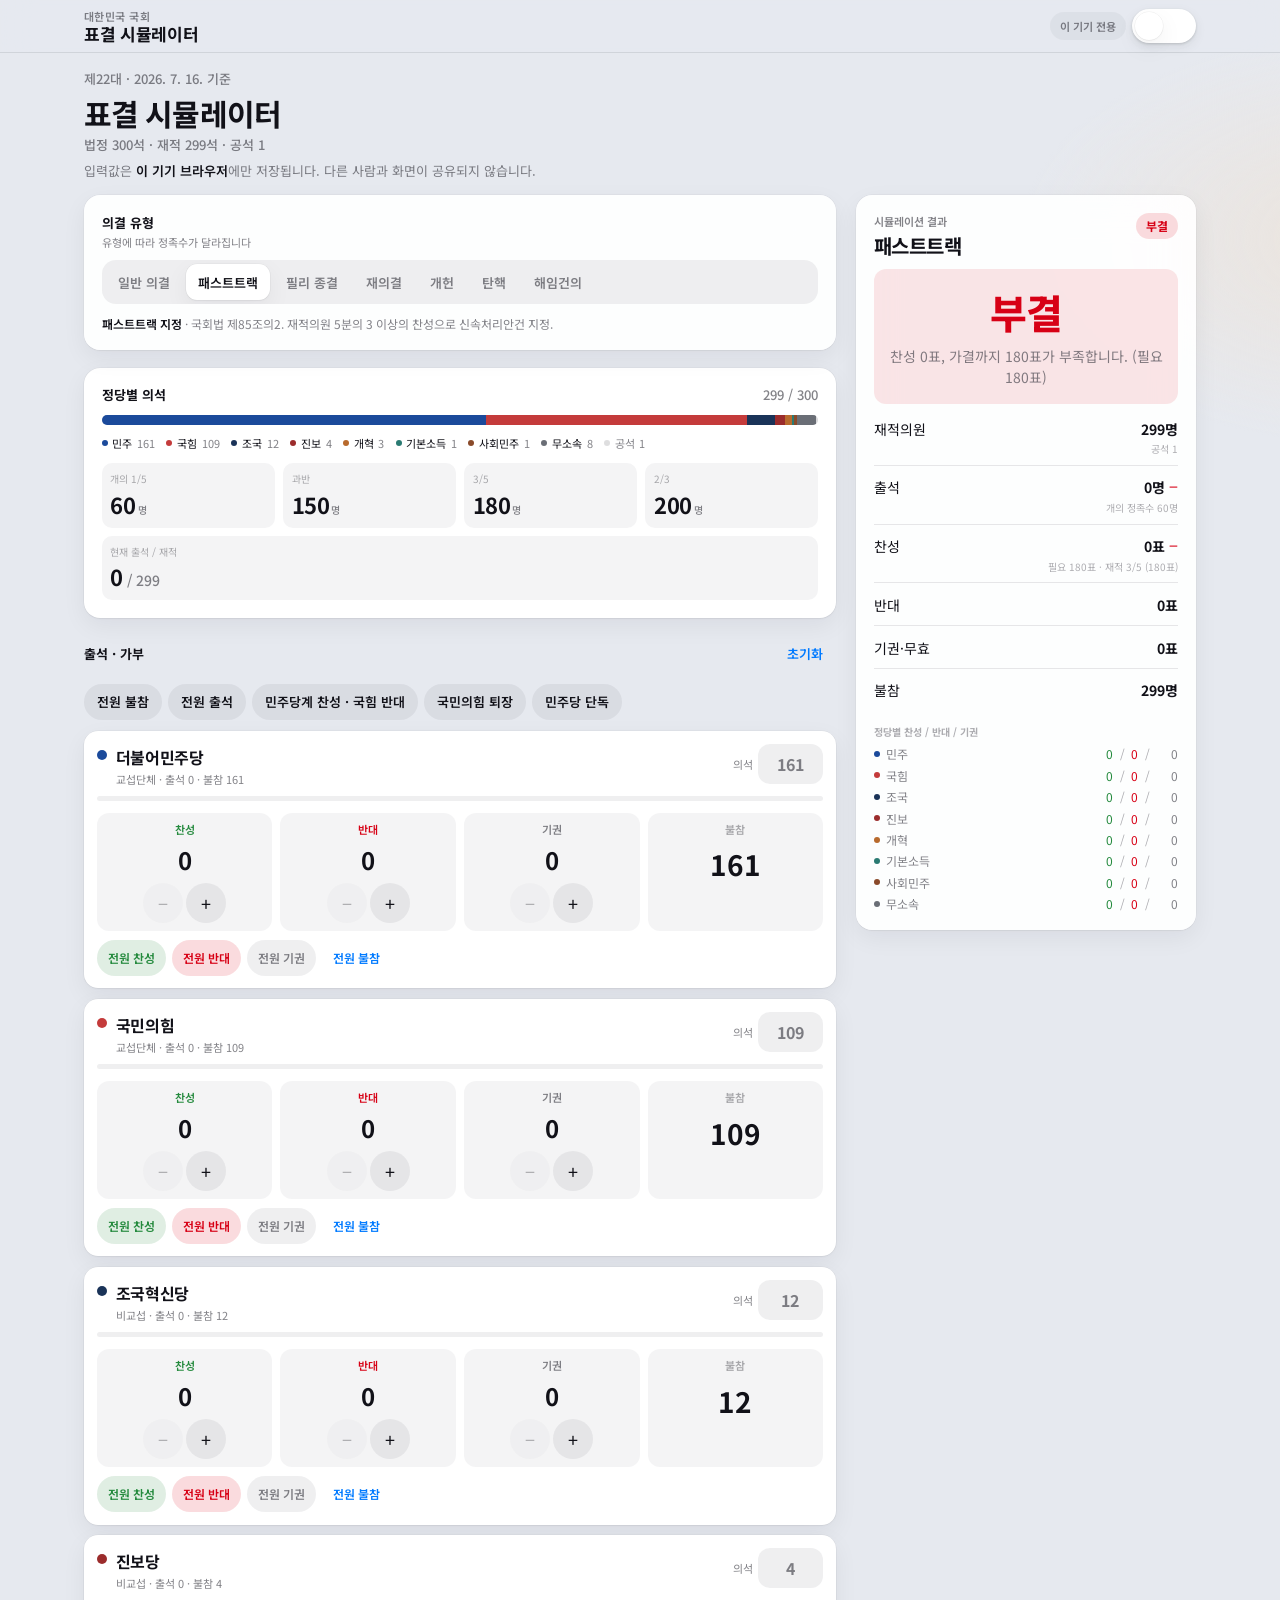
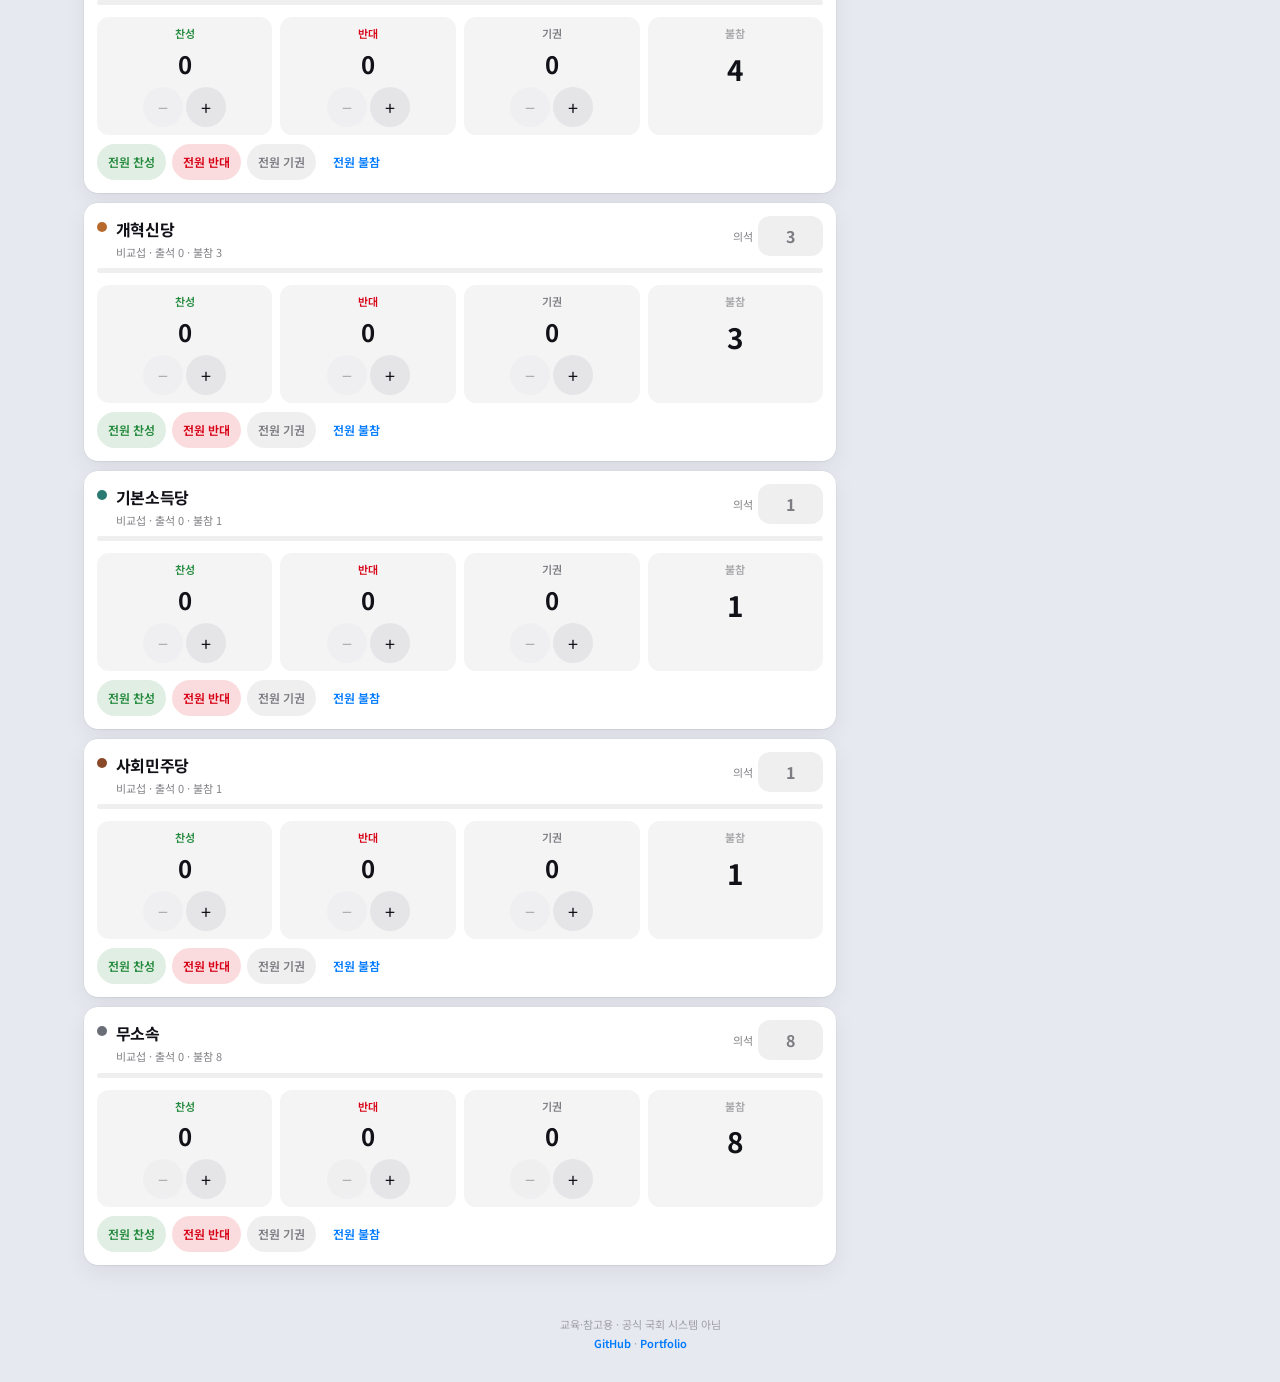
<file: index.html>
<!DOCTYPE html>
<html lang="ko" data-theme="light">
<head>
  <meta charset="UTF-8" />
  <meta name="viewport" content="width=device-width, initial-scale=1, viewport-fit=cover" />
  <title>국회 표결 시뮬레이터</title>
  <meta name="description" content="제22대 국회 정당별 의석·출석·찬반으로 일반 의결·패스트트랙·개헌 등 정족수를 브라우저 로컬에서 독립 시뮬레이션합니다." />
  <meta name="theme-color" content="#e6e9ef" />
  <meta name="color-scheme" content="light dark" />
  <meta name="apple-mobile-web-app-capable" content="yes" />
  <meta name="apple-mobile-web-app-status-bar-style" content="default" />
  <meta name="apple-mobile-web-app-title" content="표결 시뮬" />
  <meta name="mobile-web-app-capable" content="yes" />
  <meta name="format-detection" content="telephone=no" />
  <link rel="preconnect" href="https://fonts.googleapis.com" />
  <link rel="preconnect" href="https://fonts.gstatic.com" crossorigin />
  <link href="https://fonts.googleapis.com/css2?family=Noto+Sans+KR:wght@400;500;600;700&display=swap" rel="stylesheet" />
  <link rel="stylesheet" href="./styles.css?v=20260813m3" />
  <script>
    (function () {
      try {
        var k = "assembly-ui-theme";
        var t = localStorage.getItem(k);
        if (t !== "light" && t !== "dark") {
          t = window.matchMedia("(prefers-color-scheme: dark)").matches ? "dark" : "light";
        }
        document.documentElement.setAttribute("data-theme", t);
        document.documentElement.style.colorScheme = t;
      } catch (e) {}
    })();
  </script>
</head>
<body>
  <div class="app-wash">
    <header class="topbar">
      <div class="topbar__inner">
        <div class="topbar__title">
          <p class="eyebrow">대한민국 국회</p>
          <h1>표결 시뮬레이터</h1>
        </div>
        <div class="topbar__actions">
          <span class="local-pill" title="서버에 공유되지 않습니다">이 기기 전용</span>
          <button type="button" class="theme-switch" id="theme-toggle" role="switch" aria-checked="false" aria-label="테마 전환">
            <span class="theme-switch-knob" aria-hidden="true"></span>
          </button>
        </div>
      </div>
    </header>

    <main class="main">
      <div class="intro">
        <p class="meta" id="as-of">제22대 · 2026. 7. 16. 기준</p>
        <h2 class="display-title">표결 시뮬레이터</h2>
        <p class="meta tabular" id="seat-summary">법정 300석</p>
        <p class="privacy-note">
          입력값은 <strong>이 기기 브라우저</strong>에만 저장됩니다. 다른 사람과 화면이 공유되지 않습니다.
        </p>
      </div>

      <div class="layout">
        <div class="col-main">
          <section class="card glass">
            <div class="section-head">
              <h3>의결 유형</h3>
              <p>유형에 따라 정족수가 달라집니다</p>
            </div>
            <div class="segmented" id="kind-tabs" role="tablist" aria-label="의결 유형"></div>
            <p class="kind-desc" id="kind-desc"></p>
          </section>

          <section class="card ios-cell">
            <div class="section-head row">
              <h3>정당별 의석</h3>
              <span class="meta tabular" id="seat-ratio"></span>
            </div>
            <div id="seat-bar"></div>
            <dl class="quota-grid" id="quota-grid"></dl>
          </section>

          <section class="votes-section">
            <div class="section-head row">
              <h3>출석 · 가부</h3>
              <div class="btn-row">
                <button type="button" class="btn ghost sm" id="btn-reset-votes">초기화</button>
              </div>
            </div>
            <div class="preset-row" id="presets"></div>
            <div class="party-list" id="party-list"></div>
          </section>
        </div>

        <aside class="col-side">
          <div class="card glass sticky-result" id="result-panel"></div>
        </aside>
      </div>
    </main>

    <footer class="site-footer">
      <p>교육·참고용 · 공식 국회 시스템 아님</p>
      <p>
        <a href="https://github.com/Jdragon712/assembly-vote-simulator" target="_blank" rel="noopener noreferrer">GitHub</a>
        ·
        <a href="https://jdragon712.github.io/" target="_blank" rel="noopener noreferrer">Portfolio</a>
      </p>
    </footer>

    <!-- Mobile sticky result dock -->
    <div class="mobile-dock" id="mobile-dock" hidden>
      <button type="button" class="mobile-dock__btn" id="mobile-dock-btn" aria-controls="result-panel">
        <span class="mobile-dock__left">
          <span class="mobile-dock__kind" id="dock-kind">결과</span>
          <span class="mobile-dock__sub" id="dock-sub">출석 0 · 찬성 0</span>
        </span>
        <span class="mobile-dock__badge" id="dock-badge">부결</span>
      </button>
    </div>
  </div>
  <script src="./app.js?v=20260813m3" defer></script>
</body>
</html>
</file>
<file: styles.css>
:root {
  --font-sans: "Noto Sans KR", "SF Pro Text", -apple-system, BlinkMacSystemFont, "Apple SD Gothic Neo", system-ui, sans-serif;
  --safe-top: env(safe-area-inset-top, 0px);
  --safe-right: env(safe-area-inset-right, 0px);
  --safe-bottom: env(safe-area-inset-bottom, 0px);
  --safe-left: env(safe-area-inset-left, 0px);
  --dock-h: 0px;
  --tap: 44px;
}

[data-theme="light"] {
  --app-bg: #e6e9ef;
  --app-elevated: #fff;
  --app-surface-solid: #fff;
  --app-fill: #7878801f;
  --app-fill-2: #78788014;
  --app-fg: #111118;
  --app-muted: #3c3c43a3;
  --app-subtle: #3c3c436b;
  --app-separator: #3c3c431f;
  --app-accent: #007aff;
  --app-aye: #248a3d;
  --app-nay: #d70015;
  --app-abstain: #6e6e73;
  --glass-bg: #ffffffeb;
  --shadow-border: 0 0 0 0.5px #0000000f, 0 1px 2px #0000000a, 0 8px 24px #1016220f;
  --shadow-knob: 0 1px 3px #00000029, 0 4px 12px #00000014;
  --wash-a: #d9e2f0;
  --wash-b: #ece4dc;
  --dock-bg: #fffffff2;
  --theme-color: #e6e9ef;
}

[data-theme="dark"] {
  --app-bg: #07080a;
  --app-elevated: #1c1c1e;
  --app-surface-solid: #1c1c1e;
  --app-fill: #7878803d;
  --app-fill-2: #78788029;
  --app-fg: #f5f5f7;
  --app-muted: #ebebf594;
  --app-subtle: #ebebf55c;
  --app-separator: #5454588c;
  --app-accent: #0a84ff;
  --app-aye: #30d158;
  --app-nay: #ff453a;
  --app-abstain: #98989d;
  --glass-bg: #1c1c1ef0;
  --shadow-border: 0 0 0 0.5px #ffffff1a;
  --shadow-knob: 0 1px 2px #00000073;
  --wash-a: #182033;
  --wash-b: #1a1714;
  --dock-bg: #1c1c1ef5;
  --theme-color: #07080a;
}

*, *::before, *::after { box-sizing: border-box; }
html {
  margin: 0;
  width: 100%;
  max-width: 100%;
  min-height: 100%;
  overflow-x: clip;
  -webkit-text-size-adjust: 100%;
  text-size-adjust: 100%;
}
body {
  margin: 0;
  width: 100%;
  max-width: 100%;
  min-height: 100%;
  overflow-x: clip;
  font-family: var(--font-sans);
  color: var(--app-fg);
  background: var(--app-bg);
  -webkit-font-smoothing: antialiased;
  overscroll-behavior-y: none;
  position: relative;
}

button, input { font: inherit; color: inherit; }
button {
  cursor: pointer;
  border: 0;
  background: none;
  -webkit-tap-highlight-color: transparent;
  touch-action: manipulation;
}
input {
  -webkit-tap-highlight-color: transparent;
}
/* iOS zoom prevention: inputs >= 16px */
input[type="number"],
input[type="text"] {
  font-size: 16px;
}
input[type="number"] {
  -moz-appearance: textfield;
}
input[type="number"]::-webkit-outer-spin-button,
input[type="number"]::-webkit-inner-spin-button {
  -webkit-appearance: none;
  margin: 0;
}

.app-wash {
  width: 100%;
  max-width: 100%;
  min-height: 100dvh;
  min-height: 100svh;
  overflow-x: clip;
  padding-bottom: calc(var(--dock-h) + var(--safe-bottom) + 8px);
  background:
    radial-gradient(900px 480px at 8% -10%, var(--wash-a), transparent 58%),
    radial-gradient(700px 400px at 108% 8%, var(--wash-b), transparent 52%),
    var(--app-bg);
}

/* ===== Top bar (mobile-first) ===== */
.topbar {
  position: sticky;
  top: 0;
  z-index: 50;
  padding-top: var(--safe-top);
  background: color-mix(in srgb, var(--app-bg) 82%, transparent);
  backdrop-filter: blur(16px) saturate(1.4);
  -webkit-backdrop-filter: blur(16px) saturate(1.4);
  border-bottom: 0.5px solid var(--app-separator);
}
.topbar__inner {
  max-width: 72rem;
  margin: 0 auto;
  width: 100%;
  min-height: 3.25rem;
  padding: 0.45rem calc(12px + var(--safe-right)) 0.45rem calc(12px + var(--safe-left));
  display: flex;
  align-items: center;
  justify-content: space-between;
  gap: 0.5rem;
  min-width: 0;
}
.topbar__title { min-width: 0; }
.eyebrow {
  margin: 0;
  font-size: 10px;
  font-weight: 600;
  letter-spacing: 0.04em;
  color: var(--app-muted);
}
.topbar h1 {
  margin: 0;
  font-size: 16px;
  font-weight: 700;
  letter-spacing: -0.02em;
  line-height: 1.2;
}
.topbar__actions {
  display: flex;
  align-items: center;
  gap: 0.4rem;
  flex-shrink: 0;
}
.local-pill {
  display: none;
  align-items: center;
  height: 1.75rem;
  padding: 0 0.6rem;
  border-radius: 999px;
  background: var(--app-fill-2);
  color: var(--app-muted);
  font-size: 11px;
  font-weight: 600;
  white-space: nowrap;
}
.theme-switch {
  width: 52px;
  height: 32px;
  border-radius: 999px;
  background: var(--app-elevated);
  box-shadow: var(--shadow-knob);
  position: relative;
  padding: 3px;
  flex-shrink: 0;
}
.theme-switch-knob {
  width: 26px;
  height: 26px;
  border-radius: 999px;
  background: var(--app-surface-solid);
  box-shadow: var(--shadow-border);
  transition: transform 0.18s ease;
  display: block;
}
[data-theme="dark"] .theme-switch-knob {
  transform: translateX(20px);
}

.main,
.site-footer {
  max-width: 72rem;
  margin: 0 auto;
  width: 100%;
  min-width: 0;
  padding-left: calc(12px + var(--safe-left));
  padding-right: calc(12px + var(--safe-right));
}

.main {
  padding-top: 0.65rem;
  padding-bottom: 1.25rem;
}
.intro { margin-bottom: 0.9rem; }
.meta {
  margin: 0;
  font-size: 12px;
  color: var(--app-muted);
  font-weight: 500;
}
.display-title { display: none; }
.tabular { font-variant-numeric: tabular-nums; }
.privacy-note {
  margin: 0.5rem 0 0;
  font-size: 12px;
  line-height: 1.45;
  color: var(--app-muted);
  overflow-wrap: anywhere;
  word-break: keep-all;
  max-width: 100%;
}
.intro {
  max-width: 100%;
  min-width: 0;
}
.privacy-note strong { color: var(--app-fg); font-weight: 600; }

.layout {
  display: grid;
  gap: 0.75rem;
  width: 100%;
  max-width: 100%;
  min-width: 0;
}
.col-main {
  display: grid;
  gap: 0.75rem;
  width: 100%;
  max-width: 100%;
  min-width: 0;
}
/* On mobile, result panel is in flow near top via order */
.col-side {
  order: -1;
  width: 100%;
  max-width: 100%;
  min-width: 0;
}

.card {
  border-radius: 14px;
  padding: 0.8rem;
  box-shadow: var(--shadow-border);
  width: 100%;
  max-width: 100%;
  min-width: 0;
  overflow: hidden; /* prevent children from spilling out */
}
.glass {
  background: var(--glass-bg);
  backdrop-filter: blur(20px) saturate(1.5);
  -webkit-backdrop-filter: blur(20px) saturate(1.5);
}
.ios-cell { background: var(--app-surface-solid); }
.sticky-result { position: relative; }

.section-head h3 {
  margin: 0;
  font-size: 13px;
  font-weight: 700;
}
.section-head p {
  margin: 0.12rem 0 0;
  font-size: 11px;
  color: var(--app-muted);
}
.section-head.row {
  display: flex;
  align-items: center;
  justify-content: space-between;
  gap: 0.5rem;
  margin-bottom: 0.65rem;
}
.section-head:not(.row) { margin-bottom: 0.65rem; }

/* Segmented kinds — horizontal snap scroll */
.segmented {
  display: flex;
  gap: 4px;
  padding: 4px;
  border-radius: 14px;
  background: var(--app-fill);
  width: 100%;
  max-width: 100%;
  min-width: 0;
  overflow-x: auto;
  overscroll-behavior-x: contain;
  scroll-snap-type: x proximity;
  -webkit-overflow-scrolling: touch;
  scrollbar-width: none;
  touch-action: pan-x;
}
.segmented::-webkit-scrollbar { display: none; }
.segmented-item {
  flex: 0 0 auto;
  min-height: 36px;
  padding: 0 12px;
  border-radius: 11px;
  color: var(--app-muted);
  font-size: 13px;
  font-weight: 600;
  white-space: nowrap;
  scroll-snap-align: start;
}
.segmented-item[data-active="true"] {
  background: var(--app-elevated);
  color: var(--app-fg);
  box-shadow: var(--shadow-border);
}
.kind-desc {
  margin: 0.65rem 0 0;
  font-size: 12px;
  line-height: 1.5;
  color: var(--app-muted);
  overflow-wrap: anywhere;
  word-break: keep-all;
  max-width: 100%;
}
.kind-desc strong { color: var(--app-fg); font-weight: 600; }

#seat-bar {
  width: 100%;
  max-width: 100%;
  min-width: 0;
}
.seat-bar {
  display: flex;
  height: 10px;
  width: 100%;
  max-width: 100%;
  overflow: hidden;
  border-radius: 999px;
  background: var(--app-fill);
}
.seat-bar > div { height: 100%; min-width: 2px; }
.legend {
  list-style: none;
  margin: 0.65rem 0 0;
  padding: 0;
  display: flex;
  flex-wrap: wrap;
  gap: 0.3rem 0.7rem;
  max-width: 100%;
  min-width: 0;
}
.legend li {
  display: inline-flex;
  align-items: center;
  gap: 0.3rem;
  font-size: 11px;
  color: var(--app-muted);
}
.dot {
  width: 6px;
  height: 6px;
  border-radius: 999px;
  flex: 0 0 auto;
}
.legend .name { color: var(--app-fg); }

.quota-grid {
  margin: 0.75rem 0 0;
  display: grid;
  grid-template-columns: repeat(2, minmax(0, 1fr));
  gap: 0.4rem;
  width: 100%;
  max-width: 100%;
  min-width: 0;
}
.quota-grid > div {
  border-radius: 10px;
  background: var(--app-fill-2);
  padding: 0.5rem 0.55rem;
  min-width: 0;
  overflow: hidden;
}
.quota-grid dt {
  margin: 0;
  font-size: 10px;
  color: var(--app-subtle);
}
.quota-grid dd {
  margin: 0.1rem 0 0;
  font-size: 20px;
  font-weight: 700;
  font-variant-numeric: tabular-nums;
  letter-spacing: -0.02em;
}
.quota-grid dd span {
  margin-left: 2px;
  font-size: 10px;
  font-weight: 500;
  color: var(--app-muted);
}
.quota-wide { grid-column: 1 / -1; }
.quota-wide p {
  margin: 0;
  font-size: 10px;
  color: var(--app-subtle);
}
.quota-wide .big {
  margin-top: 0.1rem;
  font-size: 20px;
  font-weight: 700;
  font-variant-numeric: tabular-nums;
}
.quota-wide .big span {
  font-size: 14px;
  font-weight: 500;
  color: var(--app-muted);
}

.btn-row { display: flex; gap: 0.15rem; }
.btn {
  display: inline-flex;
  align-items: center;
  justify-content: center;
  gap: 0.3rem;
  border-radius: 999px;
  font-weight: 600;
  transition: transform 0.12s ease, background-color 0.12s ease, opacity 0.12s ease;
  user-select: none;
}
.btn:active { transform: scale(0.97); }
.btn:disabled { opacity: 0.35; pointer-events: none; }
.btn.sm {
  min-height: 36px;
  padding: 0 0.8rem;
  font-size: 13px;
}
.btn.xs {
  min-height: 34px;
  padding: 0 0.7rem;
  font-size: 12px;
}
.btn.ghost { color: var(--app-accent); }
.btn.ghost:hover { background: var(--app-fill); }
.btn.secondary {
  background: var(--app-fill);
  color: var(--app-fg);
}
.btn.aye { background: color-mix(in srgb, var(--app-aye) 14%, transparent); color: var(--app-aye); }
.btn.nay { background: color-mix(in srgb, var(--app-nay) 14%, transparent); color: var(--app-nay); }
.btn.abstain { background: var(--app-fill); color: var(--app-muted); }
.btn.icon {
  width: var(--tap);
  height: var(--tap);
  padding: 0;
  border-radius: 999px;
  color: var(--app-muted);
}
.btn.icon:active { background: var(--app-fill); color: var(--app-nay); }

.preset-row {
  display: flex;
  gap: 0.4rem;
  overflow-x: auto;
  width: 100%;
  max-width: 100%;
  min-width: 0;
  padding: 0.1rem 0 0.55rem;
  margin: 0 0 0.15rem;
  scrollbar-width: none;
  -webkit-overflow-scrolling: touch;
  overscroll-behavior-x: contain;
  scroll-snap-type: x proximity;
}
.preset-row::-webkit-scrollbar { display: none; }
.preset-row .btn {
  flex: 0 0 auto;
  scroll-snap-align: start;
  min-height: 36px;
}

.party-list { display: grid; gap: 0.65rem; }
.party-card {
  background: var(--app-surface-solid);
  border-radius: 14px;
  padding: 0.8rem;
  box-shadow: var(--shadow-border);
  width: 100%;
  max-width: 100%;
  min-width: 0;
  overflow: hidden;
}
.party-top {
  display: flex;
  align-items: flex-start;
  justify-content: space-between;
  gap: 0.5rem;
}
.party-id {
  display: flex;
  align-items: flex-start;
  gap: 0.55rem;
  min-width: 0;
  flex: 1;
}
.party-name {
  margin: 0;
  width: 100%;
  max-width: min(11.5rem, 46vw);
  font-size: 15px;
  font-weight: 700;
  letter-spacing: -0.02em;
  background: transparent;
  border: 0;
  padding: 0.1rem 0;
  text-align: left;
  min-height: 1.4rem;
  min-width: 0;
}
.party-name:focus {
  outline: none;
  box-shadow: 0 0 0 2px color-mix(in srgb, var(--app-accent) 35%, transparent);
  border-radius: 0.35rem;
  padding-left: 0.25rem;
  padding-right: 0.25rem;
}
.party-sub {
  margin: 0.1rem 0 0;
  font-size: 11px;
  color: var(--app-muted);
  line-height: 1.3;
}
.party-controls {
  display: flex;
  align-items: center;
  gap: 0.15rem;
  flex-shrink: 0;
}
.seat-input-wrap {
  display: inline-flex;
  align-items: center;
  gap: 0.3rem;
  font-size: 11px;
  color: var(--app-muted);
}
.seat-input-wrap input {
  height: 40px;
  width: 3.6rem;
  border: 0;
  border-radius: 12px;
  background: var(--app-fill);
  text-align: center;
  font-size: 16px;
  font-weight: 700;
  font-variant-numeric: tabular-nums;
}
.seat-input-wrap input:focus {
  outline: none;
  box-shadow: 0 0 0 2px color-mix(in srgb, var(--app-accent) 35%, transparent);
}

.mini-bar {
  margin-top: 0.6rem;
  height: 5px;
  border-radius: 999px;
  background: var(--app-fill);
  overflow: hidden;
  display: flex;
}
.mini-bar > i { display: block; height: 100%; }
.mini-bar .aye { background: var(--app-aye); }
.mini-bar .nay { background: var(--app-nay); }
.mini-bar .abstain { background: var(--app-abstain); }

/* Mobile vote rows — large touch targets */
.vote-rows {
  margin-top: 0.55rem;
  border-radius: 12px;
  background: var(--app-fill-2);
  overflow: hidden;
}
.vote-row {
  display: flex;
  align-items: center;
  justify-content: space-between;
  gap: 0.4rem;
  min-height: var(--tap);
  padding: 0.15rem 0.35rem 0.15rem 0.7rem;
  border-top: 0.5px solid var(--app-separator);
}
.vote-row:first-child { border-top: 0; }
.vote-row__label {
  min-width: 2.4rem;
  font-size: 14px;
  font-weight: 600;
}
.vote-row__label.aye { color: var(--app-aye); }
.vote-row__label.nay { color: var(--app-nay); }
.vote-row__label.muted { color: var(--app-muted); }
.vote-row__label.subtle { color: var(--app-subtle); }
.vote-row__ctrl {
  display: flex;
  align-items: center;
}
.vote-row__ctrl button {
  width: var(--tap);
  height: var(--tap);
  border-radius: 999px;
  font-size: 20px;
  line-height: 1;
  color: var(--app-fg);
  display: grid;
  place-items: center;
}
.vote-row__ctrl button:active {
  background: var(--app-fill);
}
.vote-row__ctrl button:disabled { opacity: 0.28; }
.vote-row__ctrl input {
  width: 3.2rem;
  height: 40px;
  border: 0;
  background: transparent;
  text-align: center;
  font-size: 17px;
  font-weight: 700;
  font-variant-numeric: tabular-nums;
}
.vote-row__ctrl input:focus {
  outline: none;
  border-radius: 8px;
  background: var(--app-fill);
}
.vote-row__static {
  padding-right: 0.85rem;
  font-size: 17px;
  font-weight: 700;
  font-variant-numeric: tabular-nums;
}

/* Desktop-ish vote grid hidden on phone */
.vote-grid { display: none; }

.party-actions {
  margin-top: 0.55rem;
  display: grid;
  grid-template-columns: repeat(2, minmax(0, 1fr));
  gap: 0.35rem;
}
.party-actions .btn {
  width: 100%;
  min-height: 36px;
}

/* Result */
.result-head {
  display: flex;
  align-items: flex-start;
  justify-content: space-between;
  gap: 0.6rem;
}
.result-head .label {
  margin: 0;
  font-size: 11px;
  font-weight: 600;
  color: var(--app-muted);
}
.result-head h3 {
  margin: 0.1rem 0 0;
  font-size: 17px;
  font-weight: 700;
  letter-spacing: -0.02em;
}
.badge {
  display: inline-flex;
  align-items: center;
  border-radius: 999px;
  padding: 0.28rem 0.65rem;
  font-size: 12px;
  font-weight: 700;
  flex-shrink: 0;
}
.badge.pass {
  background: color-mix(in srgb, var(--app-aye) 14%, transparent);
  color: var(--app-aye);
}
.badge.fail {
  background: color-mix(in srgb, var(--app-nay) 14%, transparent);
  color: var(--app-nay);
}
.result-hero {
  margin-top: 0.6rem;
  border-radius: 12px;
  padding: 0.85rem 0.75rem 0.95rem;
  text-align: center;
}
.result-hero.pass { background: color-mix(in srgb, var(--app-aye) 10%, transparent); }
.result-hero.fail { background: color-mix(in srgb, var(--app-nay) 10%, transparent); }
.result-hero .big {
  margin: 0;
  font-size: 32px;
  font-weight: 800;
  letter-spacing: -0.03em;
}
.result-hero.pass .big { color: var(--app-aye); }
.result-hero.fail .big { color: var(--app-nay); }
.result-hero .reason {
  margin: 0.35rem 0 0;
  font-size: 12px;
  line-height: 1.5;
  color: var(--app-muted);
  overflow-wrap: anywhere;
  word-break: keep-all;
}

.result-stats {
  margin: 0.6rem 0 0;
  display: grid;
  grid-template-columns: repeat(3, minmax(0, 1fr));
  gap: 0.35rem;
  width: 100%;
  max-width: 100%;
  min-width: 0;
}
.result-stats > div {
  border-radius: 10px;
  background: var(--app-fill-2);
  padding: 0.45rem 0.25rem;
  text-align: center;
  min-width: 0;
  overflow: hidden;
}
.result-stats dt {
  margin: 0;
  font-size: 10px;
  color: var(--app-subtle);
}
.result-stats dd {
  margin: 0.05rem 0 0;
  font-size: 16px;
  font-weight: 700;
  font-variant-numeric: tabular-nums;
}
.result-stats .aye { color: var(--app-aye); }

.detail-list { margin: 0.75rem 0 0; padding: 0; }
.detail-row {
  display: flex;
  align-items: baseline;
  justify-content: space-between;
  gap: 0.6rem;
  padding: 0.55rem 0;
  border-top: 0.5px solid var(--app-separator);
}
.detail-row:first-child { border-top: 0; padding-top: 0; }
.detail-row dt { margin: 0; font-size: 14px; }
.detail-row dd { margin: 0; text-align: right; }
.detail-row .val {
  font-size: 14px;
  font-weight: 700;
  font-variant-numeric: tabular-nums;
}
.detail-row .note {
  margin: 0.08rem 0 0;
  font-size: 10px;
  color: var(--app-subtle);
}
.ok { color: var(--app-aye); }
.ng { color: var(--app-nay); }

.party-breakdown-title {
  margin: 0.85rem 0 0.4rem;
  font-size: 10px;
  font-weight: 700;
  color: var(--app-subtle);
}
.party-breakdown {
  list-style: none;
  margin: 0;
  padding: 0;
  display: grid;
  gap: 0.28rem;
}
.party-breakdown li {
  display: flex;
  align-items: center;
  gap: 0.4rem;
  font-size: 12px;
}
.party-breakdown .name {
  flex: 1;
  min-width: 0;
  overflow: hidden;
  text-overflow: ellipsis;
  white-space: nowrap;
  color: var(--app-muted);
}
.party-breakdown .aye { color: var(--app-aye); font-variant-numeric: tabular-nums; }
.party-breakdown .nay { color: var(--app-nay); font-variant-numeric: tabular-nums; }
.party-breakdown .abs {
  width: 1.4rem;
  color: var(--app-muted);
  font-variant-numeric: tabular-nums;
  text-align: right;
}
.party-breakdown .sep { color: var(--app-subtle); }

details.mobile-only summary {
  list-style: none;
  cursor: pointer;
  color: var(--app-accent);
  font-size: 14px;
  font-weight: 700;
  padding: 0.55rem 0 0.15rem;
  min-height: 40px;
  display: flex;
  align-items: center;
}
details.mobile-only summary::-webkit-details-marker { display: none; }
.desktop-only { display: none; }

.site-footer {
  padding-bottom: calc(1.25rem + var(--safe-bottom));
  text-align: center;
  color: var(--app-subtle);
  font-size: 11px;
}
.site-footer p { margin: 0.2rem 0; }
.site-footer a {
  color: var(--app-accent);
  text-decoration: none;
  font-weight: 600;
}

/* ===== Mobile sticky dock ===== */
.mobile-dock {
  position: fixed;
  left: 0;
  right: 0;
  bottom: 0;
  z-index: 60;
  width: 100%;
  max-width: 100%;
  box-sizing: border-box;
  padding: 0.4rem calc(12px + var(--safe-left)) calc(0.4rem + var(--safe-bottom)) calc(12px + var(--safe-right));
  background: linear-gradient(to top, var(--app-bg) 40%, transparent);
  pointer-events: none;
}
.mobile-dock__btn {
  pointer-events: auto;
  width: 100%;
  max-width: 100%;
  display: flex;
  align-items: center;
  justify-content: space-between;
  gap: 0.6rem;
  min-height: 52px;
  padding: 0.5rem 0.75rem;
  border-radius: 16px;
  background: var(--dock-bg);
  box-shadow: var(--shadow-border), 0 10px 30px #00000022;
  backdrop-filter: blur(18px) saturate(1.4);
  -webkit-backdrop-filter: blur(18px) saturate(1.4);
  text-align: left;
  min-width: 0;
}
.mobile-dock__left {
  min-width: 0;
  flex: 1;
  display: grid;
  gap: 0.1rem;
  overflow: hidden;
}
.mobile-dock__kind {
  font-size: 13px;
  font-weight: 700;
  white-space: nowrap;
  overflow: hidden;
  text-overflow: ellipsis;
}
.mobile-dock__sub {
  font-size: 11px;
  color: var(--app-muted);
  font-variant-numeric: tabular-nums;
  overflow: hidden;
  text-overflow: ellipsis;
  white-space: nowrap;
}
.mobile-dock__badge {
  flex-shrink: 0;
  min-width: 3.4rem;
  text-align: center;
  border-radius: 999px;
  padding: 0.4rem 0.7rem;
  font-size: 14px;
  font-weight: 800;
}
.mobile-dock__badge.pass {
  background: color-mix(in srgb, var(--app-aye) 16%, transparent);
  color: var(--app-aye);
}
.mobile-dock__badge.fail {
  background: color-mix(in srgb, var(--app-nay) 16%, transparent);
  color: var(--app-nay);
}

/* When dock visible on mobile — enough room so last cards aren't covered */
body.has-mobile-dock {
  --dock-h: 96px;
}
body.has-mobile-dock .main {
  padding-bottom: 0.5rem;
}
body.has-mobile-dock .site-footer {
  padding-bottom: calc(1.25rem + var(--dock-h) + var(--safe-bottom));
}
body.has-mobile-dock .votes-section {
  padding-bottom: 0.25rem;
}

/* Hide full result panel chrome a bit on tiny screens when dock exists?
   Keep panel for details; dock is shortcut */
@media (max-width: 639px) {
  .col-side .sticky-result .result-hero .big { font-size: 28px; }
}

/* ===== Tablet / Desktop ===== */
@media (min-width: 640px) {
  body.has-mobile-dock { --dock-h: 0px; }
  .mobile-dock { display: none !important; }

  .local-pill { display: inline-flex; }
  .theme-switch { width: 64px; height: 34px; }
  .theme-switch-knob { width: 28px; height: 28px; }
  [data-theme="dark"] .theme-switch-knob { transform: translateX(30px); }

  .topbar h1 { font-size: 17px; }
  .eyebrow { font-size: 11px; }
  .main {
    padding-top: 1rem;
    padding-bottom: 3rem;
  }
  .main, .site-footer, .topbar__inner {
    padding-left: calc(1.25rem + var(--safe-left));
    padding-right: calc(1.25rem + var(--safe-right));
  }
  .display-title {
    display: block;
    margin: 0.2rem 0 0;
    font-size: 30px;
    font-weight: 700;
    letter-spacing: -0.03em;
  }
  .card { padding: 1.1rem; border-radius: 16px; }
  .privacy-note { font-size: 13px; }
  .meta { font-size: 13px; }
  .quota-grid {
    grid-template-columns: repeat(4, minmax(0, 1fr));
    gap: 0.5rem;
  }
  .quota-grid dd, .quota-wide .big { font-size: 22px; }
  .party-actions {
    display: flex;
    flex-wrap: wrap;
    grid-template-columns: none;
  }
  .party-actions .btn { width: auto; }

  /* Prefer compact rows still, but roomier */
  .vote-row { min-height: 48px; }
  .mobile-only { display: none; }
  .desktop-only { display: block; }
  .result-stats { display: none; }
  .result-head h3 { font-size: 20px; }
  .result-hero .big { font-size: 40px; }
  .result-hero .reason { font-size: 14px; }
}

@media (min-width: 1024px) {
  .layout {
    grid-template-columns: minmax(0, 1fr) 340px;
    align-items: start;
    gap: 1.25rem;
  }
  .col-side { order: 0; }
  .col-main { gap: 1.1rem; }
  .sticky-result {
    position: sticky;
    top: calc(4.25rem + var(--safe-top));
  }

  /* Desktop vote cards as 4-col grid */
  .vote-rows { display: none; }
  .vote-grid {
    display: grid;
    margin-top: 0.75rem;
    grid-template-columns: repeat(4, minmax(0, 1fr));
    gap: 0.5rem;
  }
  .vote-box {
    border-radius: 12px;
    background: var(--app-fill-2);
    padding: 0.5rem;
    text-align: center;
  }
  .vote-box label {
    display: block;
    font-size: 11px;
    font-weight: 600;
    margin-bottom: 0.2rem;
  }
  .vote-box label.aye { color: var(--app-aye); }
  .vote-box label.nay { color: var(--app-nay); }
  .vote-box label.muted { color: var(--app-muted); }
  .vote-box label.subtle { color: var(--app-subtle); }
  .vote-box .vote-input {
    width: 100%;
    height: 2.4rem;
    border: 0;
    background: transparent;
    text-align: center;
    font-size: 24px;
    font-weight: 700;
    font-variant-numeric: tabular-nums;
  }
  .vote-box .vote-input:focus {
    outline: none;
    border-radius: 8px;
    background: var(--app-fill);
  }
  .vote-box .stepper {
    margin-top: 0.25rem;
    display: flex;
    justify-content: center;
    gap: 0.2rem;
  }
  .stepper button {
    width: 40px;
    height: 40px;
    border-radius: 999px;
    background: var(--app-fill);
    color: var(--app-fg);
    font-size: 18px;
    line-height: 1;
  }
  .stepper button:disabled { opacity: 0.3; }
  .absent-val {
    margin-top: 0.45rem;
    font-size: 28px;
    font-weight: 700;
    font-variant-numeric: tabular-nums;
  }
  .party-name { max-width: 14rem; font-size: 16px; }
  .seat-input-wrap input { width: 4.1rem; }
}


/* ===== Narrow phone overflow hard-stops ===== */
@media (max-width: 639px) {
  html, body, .app-wash {
    overflow-x: clip;
  }
  .topbar,
  .main,
  .site-footer,
  .layout,
  .col-main,
  .col-side,
  .card,
  .party-card,
  .sticky-result,
  .votes-section,
  .party-list,
  #result-panel,
  #seat-bar {
    max-width: 100%;
    min-width: 0;
  }
  .result-hero {
    padding-left: 0.6rem;
    padding-right: 0.6rem;
  }
  .result-hero .big {
    font-size: 28px;
  }
  .result-head h3 {
    font-size: 16px;
    max-width: 100%;
    overflow-wrap: anywhere;
  }
  .quota-grid dd {
    font-size: 18px;
  }
  .quota-wide .big {
    font-size: 18px;
  }
  /* keep horizontal chip rows inside card */
  .segmented,
  .preset-row {
    max-width: 100%;
  }
}

@supports (overflow: clip) {
  html, body { overflow-x: clip; }
}
@supports not (overflow: clip) {
  html, body { overflow-x: hidden; }
}
</file>
